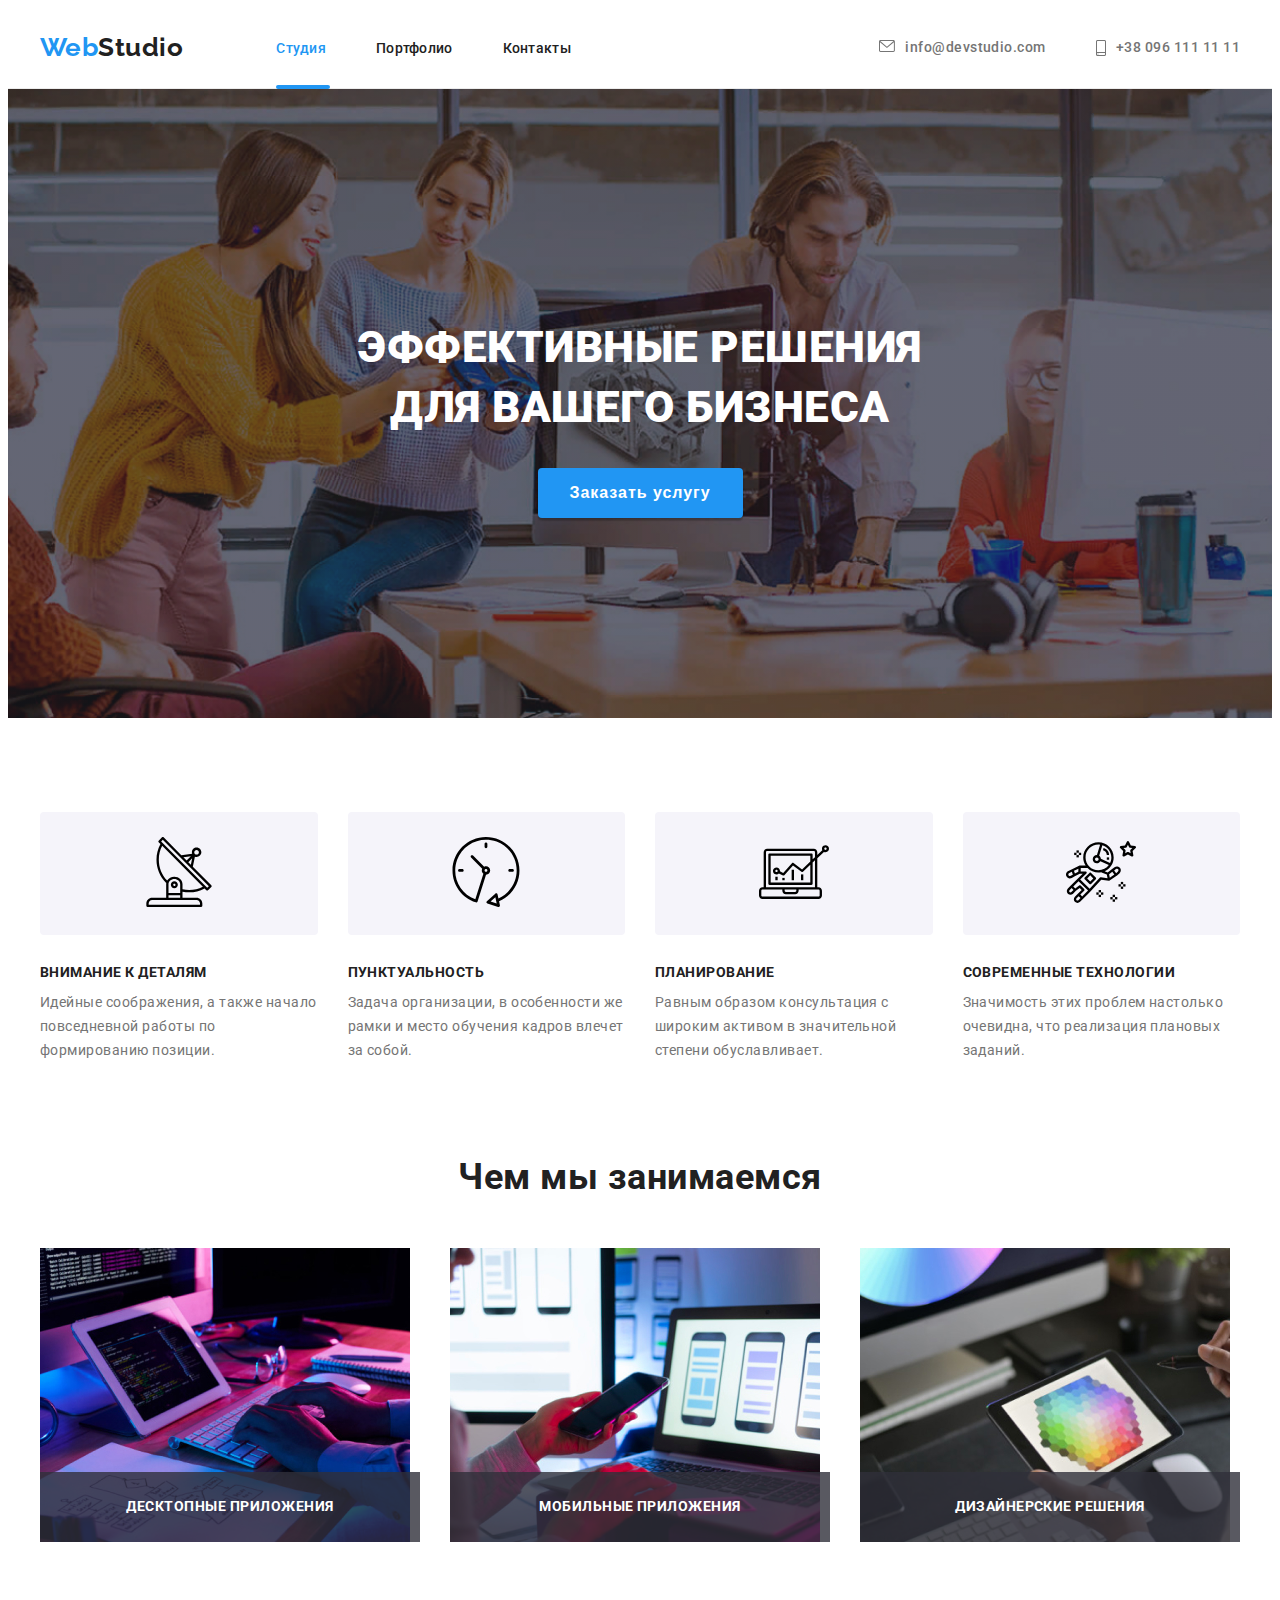
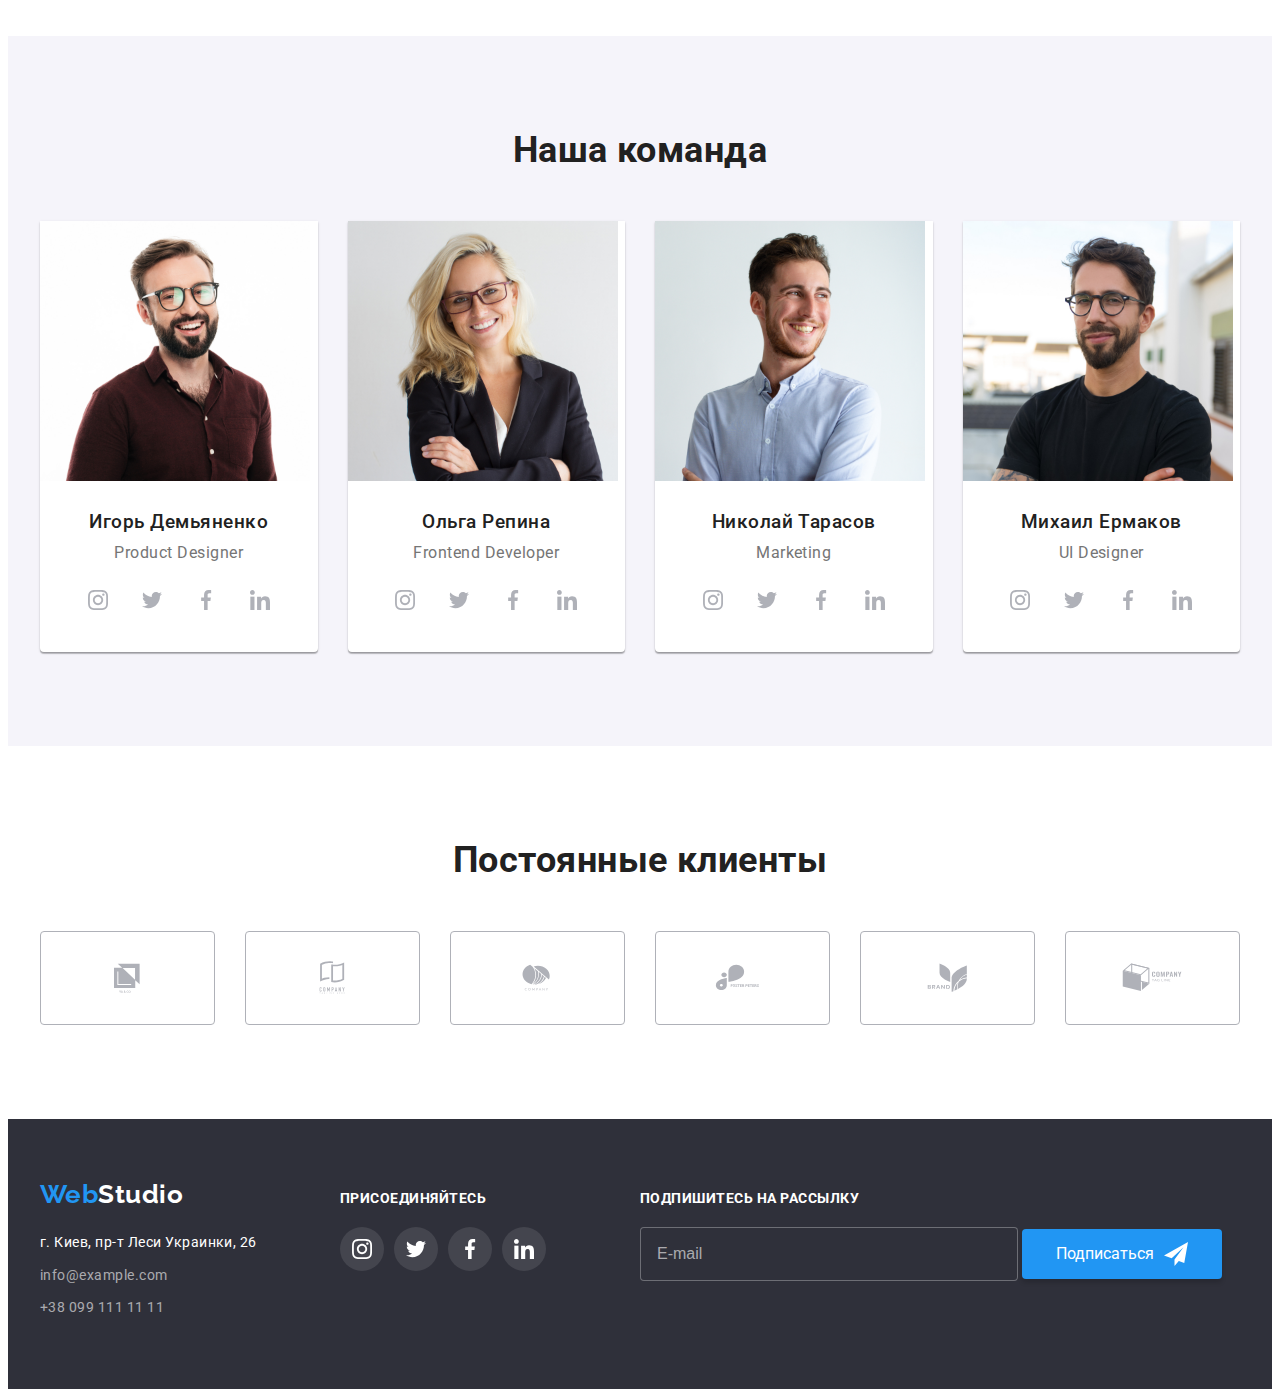
<file: index.html>
<!DOCTYPE html>
<html lang="rus">

<head>
    <meta charset="UTF-8" />
    <meta http-equiv="X-UA-Compatible" content="IE=edge" />
    <meta name="viewport" content="width=device-width, initial-scale=1.0" />
    <title>Студия</title>

    <link rel="preconnect" href="https://fonts.gstatic.com" />
    <link href="https://fonts.googleapis.com/css2?family=Raleway:wght@700&family=Roboto:wght@400;500;700;900&display=swap" rel="stylesheet" />
    <link rel="stylesheet" href="https://cdnjs.cloudflare.com/ajax/libs/modern-normalize/1.0.0/modern-normalize.min.css" integrity="sha512-ISS7cAi1PEhQ8jnbJpJZMd29NlhNj4AWYyLOSp2CE/CsHxTCu+r+t0D2yoJudVrd0/8fTVPUVDzY5Tvli75u/g==" crossorigin="anonymous" />

    <link rel="stylesheet" href="./css/style.css">
</head>

<body>
    <header class="site-header">
        <div class="container">
            <a href="./index.html" lang="en" class="logo"><span>Web</span>Studio</a>
            <nav>
                <ul class="nav-links list-none">
                    <li class="item">
                        <a href="./index.html" class="link current">Студия</a>
                    </li>
                    <li class="item">
                        <a href="./portfolio.html" class="link">Портфолио</a>
                    </li>
                    <li class="item"><a href="#" class="link">Контакты</a></li>
                </ul>
            </nav>
            <ul class="contact-header list-none">
                <li class="item">
                    <a href="mailto:info@devstudio.com" class="link">
                        <svg width="16" height="12" class="contact-icon">
                <use href="./icons/sprite.svg#icon-envelope"></use>
              </svg> info@devstudio.com
                    </a>
                </li>
                <li class="item">
                    <a href="tel:+380961111111" class="link">
                        <svg width="10" height="16" class="contact-icon">
                <use href="./icons/sprite.svg#icon-smartphone"></use>
              </svg> +38 096 111 11 11
                    </a>
                </li>
            </ul>
        </div>
    </header>
    <main>
        <section class="hero">
            <h1 class="hero-title">Эффективные решения для вашего бизнеса</h1>
            <button type="button" class="btn primary" data-modal-open>
          Заказать услугу
        </button>
        </section>
        <section class="features section">
            <div class="container">
                <h2 class="visually-hidden">Особенности</h2>
                <ul class="features-list list-none">
                    <li class="features-item">
                        <div class="icon-block">
                            <svg class="icon">
                  <use href="./icons/sprite.svg#icon-antenna"></use>
                </svg>
                        </div>
                        <h3 class="item-title">Внимание к деталям</h3>
                        <p class="item-info">
                            Идейные соображения, а также начало повседневной работы по формированию позиции.
                        </p>
                    </li>
                    <li class="features-item">
                        <div class="icon-block">
                            <svg class="icon">
                  <use href="./icons/sprite.svg#icon-clock"></use>
                </svg>
                        </div>
                        <h3 class="item-title">Пунктуальность</h3>
                        <p class="item-info">
                            Задача организации, в особенности же рамки и место обучения кадров влечет за собой.
                        </p>
                    </li>
                    <li class="features-item">
                        <div class="icon-block">
                            <svg class="icon">
                  <use href="./icons/sprite.svg#icon-diagram"></use>
                </svg>
                        </div>
                        <h3 class="item-title">Планирование</h3>
                        <p class="item-info">
                            Равным образом консультация с широким активом в значительной степени обуславливает.
                        </p>
                    </li>
                    <li class="features-item">
                        <div class="icon-block">
                            <svg class="icon">
                  <use href="./icons/sprite.svg#icon-astronaut"></use>
                </svg>
                        </div>
                        <h3 class="item-title">Современные технологии</h3>
                        <p class="item-info">
                            Значимость этих проблем настолько очевидна, что реализация плановых заданий.
                        </p>
                    </li>
                </ul>
            </div>
        </section>
        <section class="about section">
            <div class="container">
                <h2 class="section-title">Чем мы занимаемся</h2>
                <ul class="about-list list-none">
                    <li class="about-item">
                        <img src="./image/1/img1.jpg" alt="программирование" width="370" />
                        <h3 class="about-title">Десктопные приложения</h3>
                    </li>
                    <li class="about-item">
                        <img src="./image/1/img2.jpg" alt="тестирование" width="370" />
                        <h3 class="about-title">Мобильные приложения</h3>
                    </li>
                    <li class="about-item">
                        <img src="./image/1/img3.jpg" alt="дизайн" width="370" />
                        <h3 class="about-title">Дизайнерские решения</h3>
                    </li>
                </ul>
            </div>
        </section>
        <section class="team section">
            <div class="container">
                <h2 class="section-title">Наша команда</h2>
                <ul class="teammates-list list-none">
                    <li class="teammates-item">
                        <img img src="./image/1/card1.jpg" alt="Игорь Демьяненко" width="270" />
                        <div class="info">
                            <h3 class="teammate-name">Игорь Демьяненко</h3>
                            <p class="teammate-position">Product Designer</p>
                            <ul class="socials list-none">
                                <li class="item">
                                    <a class="link" href="#">
                                        <svg class="icon">
                        <use href="./icons/sprite.svg#icon-instagram"></use>
                      </svg>
                                    </a>
                                </li>
                                <li class="item">
                                    <a class="link" href="#">
                                        <svg class="icon">
                        <use href="./icons/sprite.svg#icon-twitter"></use>
                      </svg>
                                    </a>
                                </li>
                                <li class="item">
                                    <a class="link" href="#">
                                        <svg class="icon">
                        <use href="./icons/sprite.svg#icon-facebook"></use>
                      </svg>
                                    </a>
                                </li>
                                <li class="item">
                                    <a class="link" href="#">
                                        <svg class="icon">
                        <use href="./icons/sprite.svg#icon-linkedin"></use>
                      </svg>
                                    </a>
                                </li>
                            </ul>
                        </div>
                    </li>
                    <li class="teammates-item">
                        <img img src="./image/1/card2.jpg" alt="Ольга Репина" width="270" />
                        <div class="info">
                            <h3 class="teammate-name">Ольга Репина</h3>
                            <p class="teammate-position">Frontend Developer</p>
                            <ul class="socials list-none">
                                <li class="item">
                                    <a class="link" href="#">
                                        <svg class="icon">
                        <use href="./icons/sprite.svg#icon-instagram"></use>
                      </svg>
                                    </a>
                                </li>
                                <li class="item">
                                    <a class="link" href="#">
                                        <svg class="icon">
                        <use href="./icons/sprite.svg#icon-twitter"></use>
                      </svg>
                                    </a>
                                </li>
                                <li class="item">
                                    <a class="link" href="#">
                                        <svg class="icon">
                        <use href="./icons/sprite.svg#icon-facebook"></use>
                      </svg>
                                    </a>
                                </li>
                                <li class="item">
                                    <a class="link" href="#">
                                        <svg class="icon">
                        <use href="./icons/sprite.svg#icon-linkedin"></use>
                      </svg>
                                    </a>
                                </li>
                            </ul>
                        </div>
                    </li>
                    <li class="teammates-item">
                        <img img src="./image/1/card3.jpg" alt="Николай Тарасов" width="270" />
                        <div class="info">
                            <h3 class="teammate-name">Николай Тарасов</h3>
                            <p class="teammate-position">Marketing</p>
                            <ul class="socials list-none">
                                <li class="item">
                                    <a class="link" href="#">
                                        <svg class="icon">
                        <use href="./icons/sprite.svg#icon-instagram"></use>
                      </svg>
                                    </a>
                                </li>
                                <li class="item">
                                    <a class="link" href="#">
                                        <svg class="icon">
                        <use href="./icons/sprite.svg#icon-twitter"></use>
                      </svg>
                                    </a>
                                </li>
                                <li class="item">
                                    <a class="link" href="#">
                                        <svg class="icon">
                        <use href="./icons/sprite.svg#icon-facebook"></use>
                      </svg>
                                    </a>
                                </li>
                                <li class="item">
                                    <a class="link" href="#">
                                        <svg class="icon">
                        <use href="./icons/sprite.svg#icon-linkedin"></use>
                      </svg>
                                    </a>
                                </li>
                            </ul>
                        </div>
                    </li>
                    <li class="teammates-item">
                        <img img src="./image/1/card4.jpg" alt="Михаил Ермаков" width="270" />
                        <div class="info">
                            <h3 class="teammate-name">Михаил Ермаков</h3>
                            <p class="teammate-position">UI Designer</p>
                            <ul class="socials list-none">
                                <li class="item">
                                    <a class="link" href="#">
                                        <svg class="icon">
                        <use href="./icons/sprite.svg#icon-instagram"></use>
                      </svg>
                                    </a>
                                </li>
                                <li class="item">
                                    <a class="link" href="#">
                                        <svg class="icon">
                        <use href="./icons/sprite.svg#icon-twitter"></use>
                      </svg>
                                    </a>
                                </li>
                                <li class="item">
                                    <a class="link" href="#">
                                        <svg class="icon">
                        <use href="./icons/sprite.svg#icon-facebook"></use>
                      </svg>
                                    </a>
                                </li>
                                <li class="item">
                                    <a class="link" href="#">
                                        <svg class="icon">
                        <use href="./icons/sprite.svg#icon-linkedin"></use>
                      </svg>
                                    </a>
                                </li>
                            </ul>
                        </div>
                    </li>
                </ul>
            </div>
        </section>
        <section class="section">
            <div class="container">
                <h2 class="section-title">Постоянные клиенты</h2>
                <ul class="clients-list list-none">
                    <li class="item">
                        <a href="#" class="link">
                            <svg width="106" height="60" class="icon">
                  <use href="./icons/sprite.svg#icon-client"></use>
                </svg>
                        </a>
                    </li>
                    <li class="item">
                        <a href="#" class="link">
                            <svg width="106" height="60" class="icon">
                  <use href="./icons/sprite.svg#icon-client2"></use>
                </svg>
                        </a>
                    </li>
                    <li class="item">
                        <a href="#" class="link">
                            <svg width="106" height="60" class="icon">
                  <use href="./icons/sprite.svg#icon-client3"></use>
                </svg>
                        </a>
                    </li>
                    <li class="item">
                        <a href="#" class="link">
                            <svg width="106" height="60" class="icon">
                  <use href="./icons/sprite.svg#icon-client4"></use>
                </svg>
                        </a>
                    </li>
                    <li class="item">
                        <a href="#" class="link">
                            <svg width="106" height="60" class="icon">
                  <use href="./icons/sprite.svg#icon-client5"></use>
                </svg>
                        </a>
                    </li>
                    <li class="item">
                        <a href="#" class="link">
                            <svg width="106" height="60" class="icon">
                  <use href="./icons/sprite.svg#icon-client6"></use>
                </svg>
                        </a>
                    </li>
                </ul>
            </div>
        </section>
    </main>
    <footer class="site-footer">
        <div class="container">
            <div class="contact-footer footer-block">
                <a href="./index.html" lang="en" class="logo"><span>Web</span>Studio</a
          >
          <address class="site-address">
            <ul class="contact-footer list-none">
              <li class="item">
                <a
                  href="https://goo.gl/maps/xm7McBDJ6hVbXLt16"
                  target="_blank"
                  rel="noopener noreferrer"
                  class="address-info link"
                  >г. Киев, пр-т Леси Украинки, 26</a
                >
              </li>
              <li class="item">
                <a href="mailto:info@example.com" class="link"
                  >info@example.com</a
                >
              </li>
              <li class="item">
                <a href="tel:+380991111111" class="link">+38 099 111 11 11</a>
                </li>
                </ul>
                </address>
            </div>
            <div class="socials-footer footer-block">
                <h2 class="socials-title">Присоединяйтесь</h2>
                <ul class="socials list-none">
                    <li class="item">
                        <a class="link" href="#">
                            <svg class="icon">
                  <use href="./icons/sprite.svg#icon-instagram"></use>
                </svg>
                        </a>
                    </li>
                    <li class="item">
                        <a class="link" href="#">
                            <svg class="icon">
                  <use href="./icons/sprite.svg#icon-twitter"></use>
                </svg>
                        </a>
                    </li>
                    <li class="item">
                        <a class="link" href="#">
                            <svg class="icon">
                  <use href="./icons/sprite.svg#icon-facebook"></use>
                </svg>
                        </a>
                    </li>
                    <li class="item">
                        <a class="link" href="#">
                            <svg class="icon">
                  <use href="./icons/sprite.svg#icon-linkedin"></use>
                </svg>
                        </a>
                    </li>
                </ul>
            </div>
            <div class="footer-subscription-block">
                <label class="footer-subscription">
                <h2 class="footer-subscription-title">Подпишитесь на рассылку</h2>
                <input class="footer-subscription-input" type="text" placeholder="E-mail">
                <button class="footer-subscription-btn">Подписаться                     
                    <svg class="icon">
                        <use href="./icons/sprite.svg#icon-telegram"></use>
                    </svg>
                </button>
            </label>
            </div>
        </div>
    </footer>
    <div class="backdrop is-hidden" data-modal>
        <div class="modal">
            <button class="close-btn" data-modal-close>
          <svg class="icon">
            <use href="./icons/sprite.svg#icon-modal-close"></use>
          </svg>
        </button>
            <h3 class="modal-text">
                Оставьте свои данные мы вам перезвоним
            </h3>
            <form action="" class="modal-form" name="user-data">
                <label class="modal-label">
                  <span class="label">Имя</span>
                  <input class="modal-input-text" name="name" type="text" required />
                  <svg width="12" height="12" class="modal-input-icon" >
                    <use  href="./icons/sprite.svg#icon-people" ></use>
                  </svg>
                </label>
                <label class="modal-label">
                  <span class="label">Телефон</span>
                  <input class="modal-input-text" name="telephone" type="tel" required />
                  <svg width="13" height="13" class="modal-input-icon">
                    <use href="./icons/sprite.svg#icon-phone"></use>
                  </svg>
                </label>
                <label class="modal-label">
                  <span class="label">Почта</span>
                  <input class="modal-input-text" name="email" type="email" required />
                  <svg  width="12" height="15" class="modal-input-icon">
                    <use href="./icons/sprite.svg#icon-envelope-black"></use>
                  </svg>
                </label>
                <label class="modal-label">
                  <span class="label">Комментарий</span>
                  <textarea
                    class="comment"
                    name="comment"
                    placeholder="Введите текст"
                  ></textarea>
                </label>
                <label class="modal-label modal-label-accept">
                  <input class="modal-input-checkbox" type="checkbox" required />
                  <span class="custom-checkbox">
                    <svg  width="16" height="15" class="accept-checkbox-icon">
                      <use href="./icons/sprite.svg#icon-accept-icon"></use>
                    </svg>
                  </span>
                  <span class="accept-title">
                    Соглашаюсь с рассылкой и принимаю
                    <a href="#">Условия договора</a>
                  </span>
                </label>
                <button class="btn modal-btn" type="submit">Отправить</button>
            </form>
        </div>
    </div>

    <script src="./js/modal.js"></script>
</body>

</html>
</file>
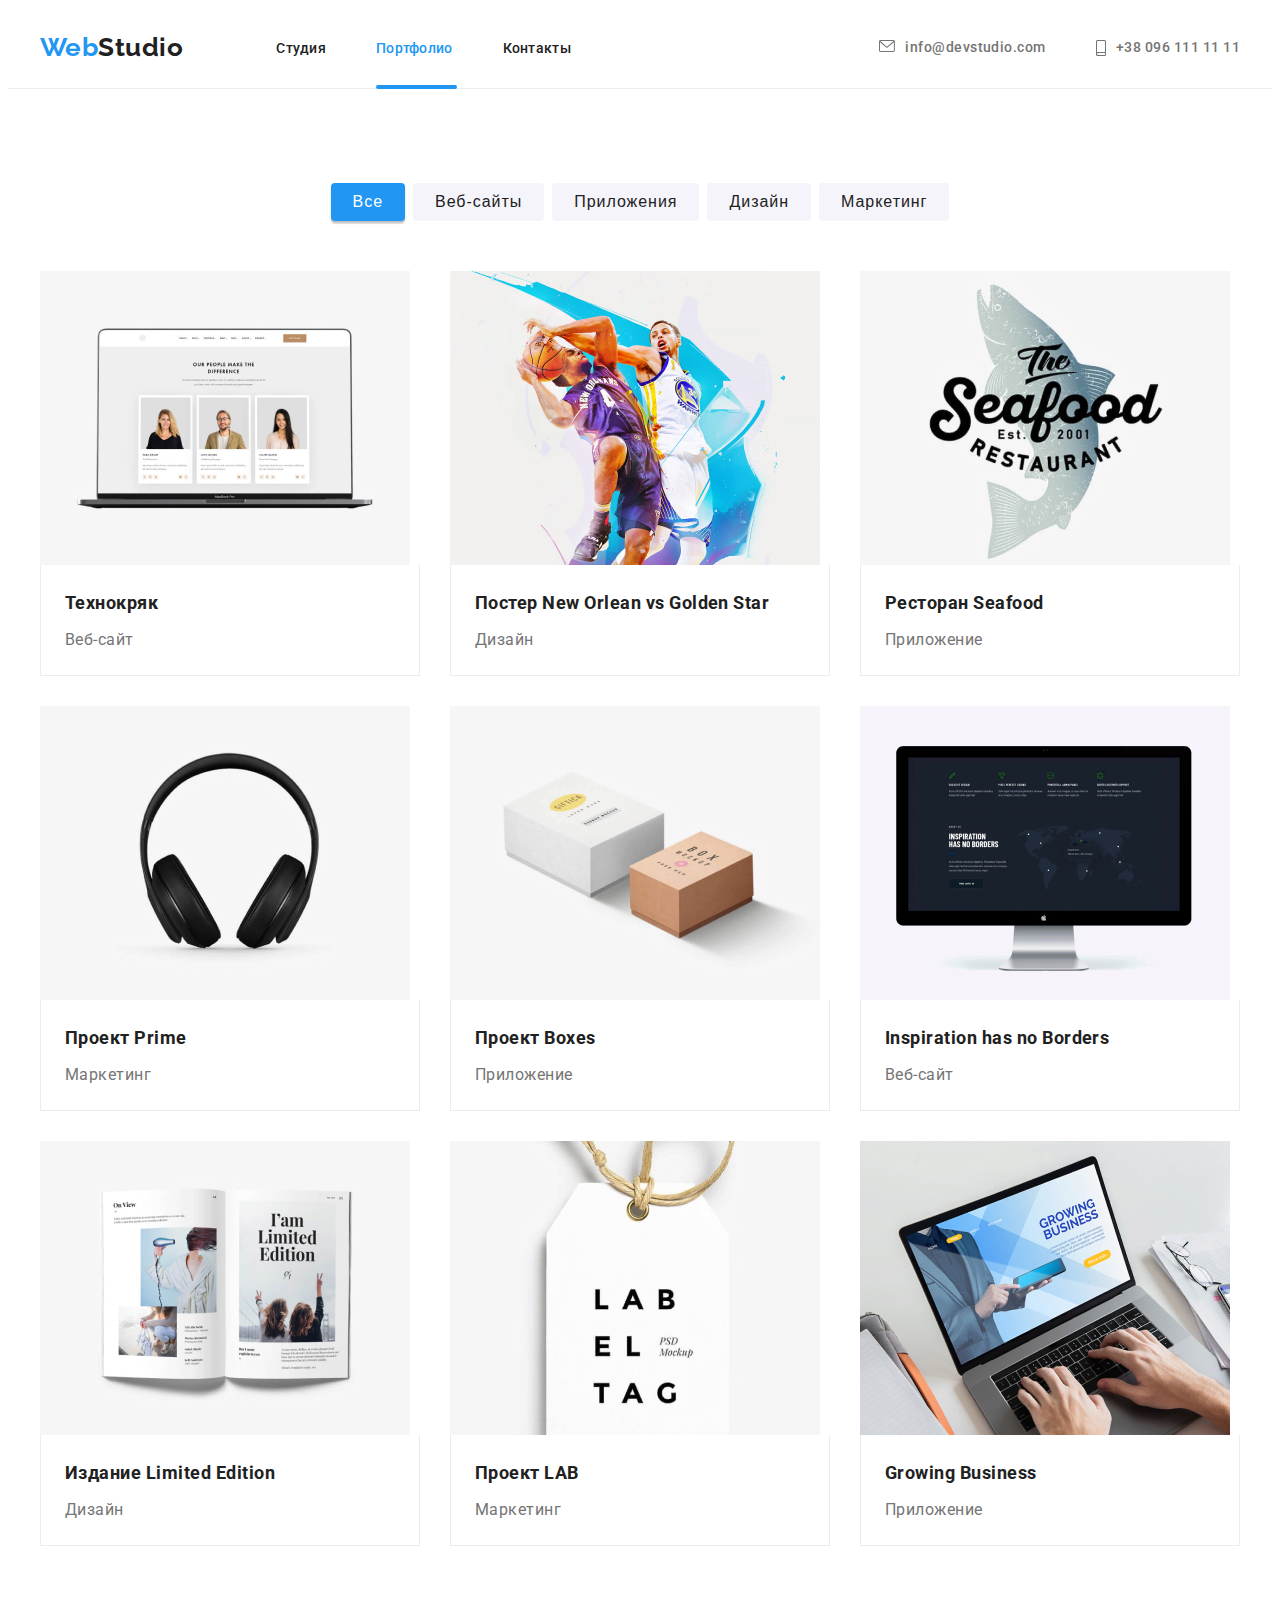
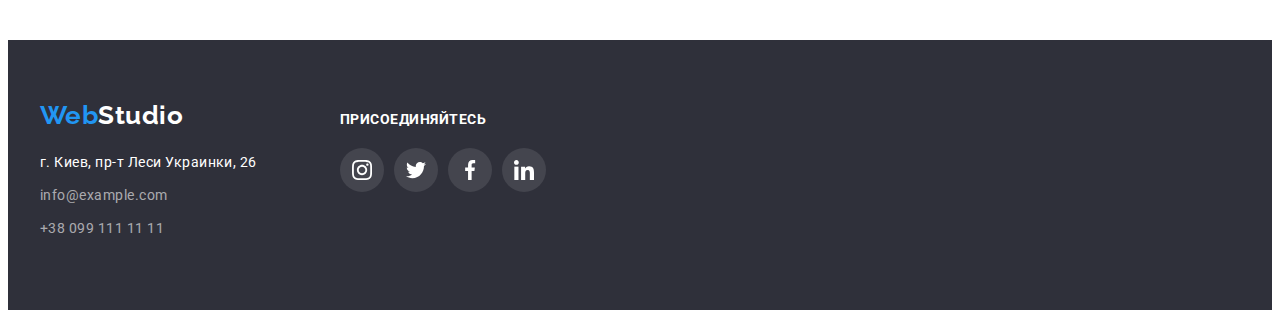
<file: portfolio.html>
<!DOCTYPE html>
<html lang="ru">

<head>
    <meta charset="UTF-8" />
    <meta http-equiv="X-UA-Compatible" content="IE=edge" />
    <meta name="viewport" content="width=device-width, initial-scale=1.0" />
    <title>Портфолио</title>

    <link rel="preconnect" href="https://fonts.gstatic.com" />
    <link href="https://fonts.googleapis.com/css2?family=Raleway:wght@700&family=Roboto:wght@400;500;700;900&display=swap" rel="stylesheet" />
    <link rel="stylesheet" href="https://cdnjs.cloudflare.com/ajax/libs/modern-normalize/1.0.0/modern-normalize.min.css" integrity="sha512-ISS7cAi1PEhQ8jnbJpJZMd29NlhNj4AWYyLOSp2CE/CsHxTCu+r+t0D2yoJudVrd0/8fTVPUVDzY5Tvli75u/g==" crossorigin="anonymous" />

    <link rel="stylesheet" href="./css/style.css">
</head>

<body>
    <header class="site-header">
        <div class="container">
            <a href="./index.html" lang="en" class="logo"><span>Web</span>Studio</a>
            <nav>
                <ul class="nav-links list-none">
                    <li class="item">
                        <a href="./index.html" class="link ">Студия</a>
                    </li>
                    <li class="item">
                        <a href="./portfolio.html" class="link current">Портфолио</a>
                    </li>
                    <li class="item"><a href="#" class="link">Контакты</a></li>
                </ul>
            </nav>
            <ul class="contact-header list-none">
                <li class="item">
                    <a href="mailto:info@devstudio.com" class="link">
                        <svg width="16" height="12" class="contact-icon">
                <use href="./icons/sprite.svg#icon-envelope"></use>
              </svg> info@devstudio.com
                    </a>
                </li>
                <li class="item">
                    <a href="tel:+380961111111" class="link">
                        <svg width="10" height="16" class="contact-icon">
                <use href="./icons/sprite.svg#icon-smartphone"></use>
              </svg> +38 096 111 11 11
                    </a>
                </li>
            </ul>
        </div>
    </header>
    <main>
        <section class="section">
            <div class="container">
                <h1 class="visually-hidden">Портфолио</h1>
                <ul class="filters list-none">
                    <li class="item">
                        <button type="button" class="btn primary">Все</button>
                    </li>
                    <li class="item">
                        <button type="button" class="btn">Веб-сайты</button>
                    </li>
                    <li class="item">
                        <button type="button" class="btn">Приложения</button>
                    </li>
                    <li class="item">
                        <button type="button" class="btn">Дизайн</button>
                    </li>
                    <li class="item">
                        <button type="button" class="btn">Маркетинг</button>
                    </li>
                </ul>
                <ul class="projects-list list-none">
                    <li class="projects-item">
                        <a class="link" href="#">
                            <div class="wrap">
                                <img src="./image/portfolio/img1.jpg" alt="Ноутбук" width="370" />

                                <p class="img-text">
                                    Технокряк это современная площадка распространения коронавируса. Компании используют эту платформу для цифрового шпионажа и атак на защищённые сервера конкурентов.
                                </p>
                            </div>
                            <div class="text">
                                <h2 class="project-title">Технокряк</h2>
                                <p class="project-type">Веб-сайт</p>
                            </div>
                        </a>
                    </li>
                    <li class="projects-item">
                        <a class="link" href="#">
                            <div class="wrap">
                                <img src="./image/portfolio/img2.jpg" alt="Дизайн постера" width="370" />
                                <p class="img-text">
                                    Технокряк это современная площадка распространения коронавируса. Компании используют эту платформу для цифрового шпионажа и атак на защищённые сервера конкурентов.
                                </p>
                            </div>
                            <div class="text">
                                <h2 class="project-title">
                                    Постер New Orlean vs Golden Star
                                </h2>
                                <p class="project-type">Дизайн</p>
                            </div>
                        </a>
                    </li>
                    <li class="projects-item">
                        <a class="link" href="#">
                            <div class="wrap">
                                <img src="./image/portfolio/img3.jpg" alt="Логотип ресторана" width="370" />
                                <p class="img-text">
                                    Технокряк это современная площадка распространения коронавируса. Компании используют эту платформу для цифрового шпионажа и атак на защищённые сервера конкурентов.
                                </p>
                            </div>
                            <div class="text">
                                <h2 class="project-title">Ресторан Seafood</h2>
                                <p class="project-type">Приложение</p>
                            </div>
                        </a>
                    </li>
                    <li class="projects-item">
                        <a class="link" href="#">
                            <div class="wrap">
                                <img src="./image/portfolio/img4.jpg" alt="Наушники" width="370" />
                                <p class="img-text">
                                    Технокряк это современная площадка распространения коронавируса. Компании используют эту платформу для цифрового шпионажа и атак на защищённые сервера конкурентов.
                                </p>
                            </div>
                            <div class="text">
                                <h2 class="project-title">Проект Prime</h2>
                                <p class="project-type">Маркетинг</p>
                            </div>
                        </a>
                    </li>
                    <li class="projects-item">
                        <a class="link" href="#">
                            <div class="wrap">
                                <img src="./image/portfolio/img5.jpg" alt="Коробки" width="370" />
                                <p class="img-text">
                                    Технокряк это современная площадка распространения коронавируса. Компании используют эту платформу для цифрового шпионажа и атак на защищённые сервера конкурентов.
                                </p>
                            </div>
                            <div class="text">
                                <h2 class="project-title">Проект Boxes</h2>
                                <p class="project-type">Приложение</p>
                            </div>
                        </a>
                    </li>
                    <li class="projects-item">
                        <a class="link" href="#">
                            <div class="wrap">
                                <img src="./image/portfolio/img6.jpg" alt="Веб-сайт" width="370" />
                                <p class="img-text">
                                    Технокряк это современная площадка распространения коронавируса. Компании используют эту платформу для цифрового шпионажа и атак на защищённые сервера конкурентов.
                                </p>
                            </div>
                            <div class="text">
                                <h2 class="project-title">Inspiration has no Borders</h2>
                                <p class="project-type">Веб-сайт</p>
                            </div>
                        </a>
                    </li>
                    <li class="projects-item">
                        <a class="link" href="#">
                            <div class="wrap">
                                <img src="./image/portfolio/img7.jpg" alt="Журнал" width="370" />
                                <p class="img-text">
                                    Технокряк это современная площадка распространения коронавируса. Компании используют эту платформу для цифрового шпионажа и атак на защищённые сервера конкурентов.
                                </p>
                            </div>
                            <div class="text">
                                <h2 class="project-title">Издание Limited Edition</h2>
                                <p class="project-type">Дизайн</p>
                            </div>
                        </a>
                    </li>
                    <li class="projects-item">
                        <a class="link" href="#">
                            <div class="wrap">
                                <img src="./image/portfolio/img8.jpg" alt="Этикетка" width="370" />
                                <p class="img-text">
                                    Технокряк это современная площадка распространения коронавируса. Компании используют эту платформу для цифрового шпионажа и атак на защищённые сервера конкурентов.
                                </p>
                            </div>
                            <div class="text">
                                <h2 class="project-title">Проект LAB</h2>
                                <p class="project-type">Маркетинг</p>
                            </div>
                        </a>
                    </li>
                    <li class="projects-item">
                        <a class="link" href="#">
                            <div class="wrap">
                                <img src="./image/portfolio/img9.jpg" alt="Ноутбук" width="370" />
                                <p class="img-text">
                                    Технокряк это современная площадка распространения коронавируса. Компании используют эту платформу для цифрового шпионажа и атак на защищённые сервера конкурентов.
                                </p>
                            </div>
                            <div class="text">
                                <h2 class="project-title">Growing Business</h2>
                                <p class="project-type">Приложение</p>
                            </div>
                        </a>
                    </li>
                </ul>
            </div>
        </section>
    </main>
    <footer class="site-footer">
        <div class="container">
            <div class="contact-footer footer-block">
                <a href="./index.html" lang="en" class="logo"><span>Web</span>Studio</a
          >
          <address class="site-address">
            <ul class="contact-footer list-none">
              <li class="item">
                <a
                  href="https://goo.gl/maps/xm7McBDJ6hVbXLt16"
                  target="_blank"
                  rel="noopener noreferrer"
                  class="address-info link"
                  >г. Киев, пр-т Леси Украинки, 26</a
                >
              </li>
              <li class="item">
                <a href="mailto:info@example.com" class="link"
                  >info@example.com</a
                >
              </li>
              <li class="item">
                <a href="tel:+380991111111" class="link">+38 099 111 11 11</a>
                </li>
                </ul>
                </address>
            </div>
            <div class="socials-footer footer-block">
                <h2 class="socials-title">Присоединяйтесь</h2>
                <ul class="socials list-none">
                    <li class="item">
                        <a class="link" href="#">
                            <svg class="icon">
                  <use href="./icons/sprite.svg#icon-instagram"></use>
                </svg>
                        </a>
                    </li>
                    <li class="item">
                        <a class="link" href="#">
                            <svg class="icon">
                  <use href="./icons/sprite.svg#icon-twitter"></use>
                </svg>
                        </a>
                    </li>
                    <li class="item">
                        <a class="link" href="#">
                            <svg class="icon">
                  <use href="./icons/sprite.svg#icon-facebook"></use>
                </svg>
                        </a>
                    </li>
                    <li class="item">
                        <a class="link" href="#">
                            <svg class="icon">
                  <use href="./icons/sprite.svg#icon-linkedin"></use>
                </svg>
                        </a>
                    </li>
                </ul>
            </div>
        </div>
    </footer>
</body>

</html>
</file>
<file: css/style.css>
:root {
    --primary-text-color: #757575;
    --title-text-color: #212121;
    --accent-color: #2196f3;
    --white-color: #ffffff;
    --secondary-bg-color: #f5f4fa;
    --dark-bg-color: #2f303a;
    --hero-overlay-color: rgba(47, 48, 58, 0.4);
    --footer-contact-color: rgba(255, 255, 255, 0.6);
    --icon-color: #afb1b8;
    --socials-bg-footer-color: rgba(255, 255, 255, 0.1);
    --about-title-bg-color: rgba(47, 48, 58, 0.8);
    --shadow-btn: 0px 3px 1px rgba(0, 0, 0, 0.1), 0px 1px 2px rgba(0, 0, 0, 0.08), 0px 2px 2px rgba(0, 0, 0, 0.12);
    --shadow-teammates-card: 0px 1px 3px rgba(0, 0, 0, 0.12), 0px 1px 1px rgba(0, 0, 0, 0.14), 0px 2px 1px rgba(0, 0, 0, 0.2);
    --shadow-projects-hover: 0px 1px 1px rgba(0, 0, 0, 0.12), 0px 4px 4px rgba(0, 0, 0, 0.06), 1px 4px 6px rgba(0, 0, 0, 0.16);
    --projects-border: 1px solid #ececec;
    --content-width: 1200px;
    --card-magrin: 30px;
    --transition-param: 250ms cubic-bezier(0.4, 0, 0.2, 1);
}

body {
    background-color: var(--white-color);
    color: var(--primary-text-color);
    font-family: "Roboto", sans-serif;
    letter-spacing: 0.03em;
}

img {
    display: block;
    max-width: 100%;
    height: auto;
}

.visually-hidden {
    position: absolute !important;
    clip: rect(1px 1px 1px 1px);
    clip: rect(1px, 1px, 1px, 1px);
    padding: 0 !important;
    border: 0 !important;
    height: 1px !important;
    width: 1px !important;
    overflow: hidden;
}

.list-none {
    list-style: none;
    padding: 0;
    margin: 0;
}

.link {
    text-decoration: none;
    transition: color var(--transition-param), background-color var(--transition-param);
}

.section {
    padding-top: 94px;
    padding-bottom: 94px;
}

.section-title {
    margin-top: 0;
    margin-bottom: 50px;
    text-align: center;
    color: var(--title-text-color);
    font-size: 36px;
    font-weight: 700;
    line-height: 1.14;
}

.container {
    max-width: var(--content-width);
    margin: 0 auto;
    padding-left: 15px;
    padding-right: 15px;
}


/* Buttons */

.btn {
    padding: 10px 32px;
    border: none;
    border-radius: 4px;
    background-color: var(--secondary-bg-color);
    color: var(--title-text-color);
    font-size: 16px;
    font-weight: 700;
    letter-spacing: 0.06em;
    line-height: 1.86;
    cursor: pointer;
    box-shadow: 0px 0px 0px rgba(0, 0, 0, 0.1), 0px 0px 0px rgba(0, 0, 0, 0.08), 0px 0px 0px rgba(0, 0, 0, 0.12);
    transition: background-color var(--transition-param), color var(--transition-param), box-shadow var(--transition-param);
}

.btn:hover,
.btn:focus,
.btn.primary {
    background-color: var(--accent-color);
    color: var(--white-color);
    box-shadow: var(--shadow-btn);
}

.socials {
    display: flex;
}

.socials .item:not(:last-child) {
    margin-right: 10px;
}

.socials .link {
    display: flex;
    padding: 12px;
    border-radius: 50%;
}

.socials .icon {
    width: 20px;
    height: 20px;
    fill: currentColor;
}


/* Header */

.site-header {
    font-size: 14px;
    font-weight: 500;
    border-bottom: var(--projects-border);
}

.site-header>.container {
    display: flex;
    align-items: center;
}

.site-header nav {
    display: flex;
    align-items: center;
}

.logo {
    margin-right: 93px;
    color: var(--title-text-color);
    font-family: "Raleway", sans-serif;
    font-weight: 700;
    font-size: 26px;
    text-decoration: none;
    line-height: 1.2;
}

.logo>span {
    color: var(--accent-color);
}

.nav-links {
    display: flex;
}

.nav-links>.item:not(:last-child) {
    margin-right: 50px;
}

.nav-links .link {
    position: relative;
    display: block;
    padding-top: 32px;
    padding-bottom: 32px;
    color: var(--title-text-color);
    letter-spacing: 0.02em;
}

.contact-header {
    display: flex;
    margin-left: auto;
}

.contact-header>.item {
    color: var(--primary-text-color);
}

.contact-header>.item:not(:last-child) {
    margin-right: 50px;
}

.contact-header .contact-icon {
    margin-right: 10px;
    fill: currentColor;
}

.contact-header .link {
    display: flex;
    color: var(--primary-text-color);
    line-height: 1.14;
}

.nav-links .link:hover,
.nav-links .link:focus,
.contact-header .link:hover,
.contact-header .link:focus,
.link.current {
    color: var(--accent-color);
}

.link.current::after {
    content: "";
    position: absolute;
    bottom: -1px;
    width: 100%;
    display: block;
    border: 2px solid var(--accent-color);
    border-radius: 2px;
}


/* Hero */

.hero {
    max-width: 1600px;
    margin-left: auto;
    margin-right: auto;
    padding-top: 200px;
    padding-bottom: 200px;
    background-image: linear-gradient(rgba(47, 48, 58, 0.4), rgba(47, 48, 58, 0.4)), url(../image/1/bgcmain.jpg);
    background-position: center;
    background-size: cover;
    text-align: center;
}

.hero .hero-title {
    margin-left: auto;
    margin-right: auto;
    margin-bottom: 30px;
    max-width: 650px;
    font-size: 44px;
    font-weight: 900;
    line-height: 1.36;
    color: var(--white-color);
    text-transform: uppercase;
}


/* Features */

.features {
    font-size: 14px;
}

.features-list {
    display: flex;
    flex-wrap: wrap;
    margin-left: calc(-1 * var(--card-magrin));
    margin-top: calc(-1 * var(--card-magrin));
}

.features-list .features-item {
    flex-basis: calc(100% / 4 - var(--card-magrin));
    margin-left: var(--card-magrin);
    margin-top: var(--card-magrin);
}

.features-list .icon-block {
    border-radius: 4px;
    padding-top: 25px;
    padding-bottom: 25px;
    margin-bottom: 30px;
    text-align: center;
    background-color: var(--secondary-bg-color);
}

.features-list .icon {
    width: 70px;
    height: 70px;
}

.features-list .item-title {
    margin-top: 0;
    margin-bottom: 10px;
    color: var(--title-text-color);
    font-size: 14px;
    text-transform: uppercase;
    font-weight: 700;
    line-height: 1.14;
}

.features-list .item-info {
    margin: 0;
    line-height: 1.71;
}


/* About */

.about {
    padding-top: 0;
}

.about-list {
    display: flex;
    flex-wrap: wrap;
    margin-left: calc(-1 * var(--card-magrin));
    margin-top: calc(-1 * var(--card-magrin));
}

.about-list .about-item {
    position: relative;
    flex-basis: calc(100% / 3 - var(--card-magrin));
    margin-left: var(--card-magrin);
    margin-top: var(--card-magrin);
}

.about .about-title {
    position: absolute;
    width: 100%;
    bottom: 0;
    left: 0;
    margin: 0;
    padding-top: 27px;
    padding-bottom: 27px;
    font-size: 14px;
    line-height: 1.14;
    text-transform: uppercase;
    text-align: center;
    color: var(--white-color);
    background-color: var(--about-title-bg-color);
}


/* Team */

.team {
    background-color: var(--secondary-bg-color);
    font-size: 16px;
    line-height: 1.2;
}

.teammates-list {
    display: flex;
    flex-wrap: wrap;
    margin-left: calc(-1 * var(--card-magrin));
    margin-top: calc(-1 * var(--card-magrin));
}

.team .teammates-item {
    flex-basis: calc(100% / 4 - var(--card-magrin));
    margin-left: var(--card-magrin);
    margin-top: var(--card-magrin);
    border-radius: 0px 0px 4px 4px;
    box-shadow: var(--shadow-teammates-card);
    background-color: var(--white-color);
}

.teammates-item .info {
    padding-top: 30px;
    padding-bottom: 30px;
    text-align: center;
}

.team .teammate-name {
    margin-top: 0;
    margin-bottom: 10px;
    font-weight: 500;
    color: var(--title-text-color);
}

.team .teammate-position {
    margin: 0;
    margin-bottom: 16px;
}

.team .socials {
    justify-content: center;
}

.team .link {
    color: var(--icon-color);
}

.team .link:hover,
.team .link:focus {
    background-color: var(--accent-color);
    color: var(--white-color);
}


/* Clients */

.clients-list {
    display: flex;
    flex-wrap: wrap;
    margin-left: calc(-1 * var(--card-magrin));
    margin-top: calc(-1 * var(--card-magrin));
}

.clients-list .item {
    flex-basis: calc(100% / 6 - var(--card-magrin));
    margin-top: var(--card-magrin);
    margin-left: var(--card-magrin);
}

.clients-list .link {
    display: flex;
    height: 92px;
    border: 1px solid var(--icon-color);
    border-radius: 4px;
    justify-content: center;
    align-items: center;
    color: var(--icon-color);
    transition: color var(--transition-param), border-color var(--transition-param);
}

.clients-list .link:hover,
.clients-list .link:focus {
    border-color: var(--accent-color);
}

.clients-list .link:hover,
.clients-list .link:focus {
    color: var(--accent-color);
}

.clients-list .icon {
    /* width: 106px;
    height: 60px; */
    fill: currentColor;
}


/* Projects */

.filters {
    display: flex;
    justify-content: center;
    margin-bottom: 50px;
}

.filters .item:not(:last-child) {
    margin-right: 8px;
}

.filters .btn {
    font-weight: 500;
    line-height: 1.6;
    padding: 6px 22px;
}

.projects-list {
    display: flex;
    flex-wrap: wrap;
    margin-left: calc(-1 * var(--card-magrin));
    margin-top: calc(-1 * var(--card-magrin));
}

.projects-item {
    flex-basis: calc(100% / 3 - var(--card-magrin));
    margin-left: var(--card-magrin);
    margin-top: var(--card-magrin);
}

.projects-item .link {
    display: block;
    box-shadow: 0px 0px 0px rgba(0, 0, 0, 0.12), 0px 0px 0px rgba(0, 0, 0, 0.06), 0px 0px 0px rgba(0, 0, 0, 0.16);
    transition: box-shadow var(--transition-param);
}

.projects-item .link:hover,
.projects-item .link:focus {
    box-shadow: var(--shadow-projects-hover);
}

.projects-item .link:hover .img-text,
.projects-item .link:focus .img-text {
    transform: translateY(-100%);
}

.projects-item .wrap {
    position: relative;
    overflow: hidden;
}

.projects-item .img-text {
    position: absolute;
    top: 100%;
    left: 0;
    width: 100%;
    height: 100%;
    margin: 0;
    padding: 63px 24px;
    font-size: 18px;
    line-height: 1.56;
    color: var(--white-color);
    background-color: rgba(33, 150, 243, 0.9);
    transform: translateY(0);
    transition: transform var(--transition-param);
}

.projects-item .text {
    padding: 20px 24px;
    border-right: var(--projects-border);
    border-bottom: var(--projects-border);
    border-left: var(--projects-border);
}

.project-title {
    margin-top: 0;
    margin-bottom: 4px;
    font-size: 18px;
    line-height: 2;
    color: var(--title-text-color);
}

.project-type {
    margin: 0;
    color: var(--primary-text-color);
    font-size: 16px;
    line-height: 1.88;
}


/* Footer */

.site-footer {
    padding-top: 60px;
    padding-bottom: 60px;
    background-color: var(--dark-bg-color);
    line-height: 1.71;
    color: var(--white-color);
}

.site-footer .container {
    display: flex;
    flex-wrap: wrap;
}

.footer-block {
    flex-basis: calc(100% / 4 - var(--card-magrin));
    margin-right: var(--card-magrin);
}

.site-footer .logo {
    margin-bottom: 20px;
    display: block;
    color: var(--white-color);
}

.site-footer .site-address {
    font-style: normal;
    font-size: 14px;
}

.contact-footer .item {
    margin-bottom: 9px;
}

.contact-footer .link {
    color: var(--footer-contact-color);
}

.address-info.link {
    color: var(--white-color);
}

.contact-footer .link:hover,
.contact-footer .link:focus,
.address-text:hover,
.address-text:focus {
    color: var(--accent-color);
}

.socials-footer {
    padding-top: 12px;
}

.socials-footer .socials-title {
    margin-top: 0;
    margin-bottom: 20px;
    color: var(--white-color);
    font-size: 14px;
    line-height: 1.14;
    text-transform: uppercase;
}

.socials-footer .link {
    color: var(--white-color);
    background-color: var(--socials-bg-footer-color);
}

.socials-footer .link:hover,
.socials-footer .link:focus {
    background-color: var(--accent-color);
}

.footer-subscription-block {
    display: flex;
    padding-top: 12px;
}

.footer-subscription {
    align-items: center;
    justify-content: center;
}

.footer-subscription-title {
    font-family: "Roboto", sans-serif;
    font-weight: 700;
    margin-top: 0;
    margin-bottom: 20px;
    color: var(--white-color);
    font-size: 14px;
    line-height: 1.14;
    text-transform: uppercase;
}

.footer-subscription-input {
    background-color: var(--dark-bg-color);
    width: 358px;
    height: 50px;
    border: 1px solid rgba(255, 255, 255, 0.3);
    border-radius: 4px;
    color: white;
    padding-left: 16px;
}

::-webkit-input-placeholder {
    color: rgba(255, 255, 255, 0.6);
    font-family: var(--font-family-Rob);
    font-size: 16px;
    line-height: 1.25;
}

.footer-subscription-btn {
    display: inline-flex;
    justify-content: center;
    align-items: center;
    border: none;
    box-shadow: 0px 4px 4px rgba(0, 0, 0, 0.15);
    border-radius: 4px;
    color: var(--white-color);
    background-color: var(--accent-color);
    font-family: var(--font-family-Rob);
    font-weight: var(--font-weight-bold);
    line-height: 1.85;
    font-size: 16px;
    width: 200px;
    height: 50px;
}

.footer-subscription-btn .icon {
    width: 24px;
    height: 24px;
    margin-left: 10px;
}


/* Modal */

.backdrop {
    position: fixed;
    top: 0;
    left: 0;
    width: 100vw;
    height: 100vh;
    display: flex;
    align-items: center;
    justify-content: center;
    background-color: rgba(0, 0, 0, 0.2);
    opacity: 1;
    transform: scale(1);
    transition: opacity var(--transition-param), transform var(--transition-param), visibility var(--transition-param);
}

.backdrop.is-hidden {
    pointer-events: none;
    visibility: hidden;
    opacity: 0;
    transform: scale(1.1);
}

.modal {
    position: relative;
    max-width: 600px;
    padding: 40px;
    background-color: var(--white-color);
}

.close-btn {
    position: absolute;
    top: 8px;
    right: 8px;
    display: flex;
    padding: 10px;
    border: 1px solid rgba(0, 0, 0, 0.1);
    border-radius: 50%;
    background-color: var(--white-color);
    color: #000000;
    cursor: pointer;
}

.close-btn .icon {
    width: 14px;
    height: 14px;
    fill: currentColor;
}

.close-btn:hover .icon,
.close-btn:focus .icon {
    transition: var(--transition-param);
    fill: var(--accent-color);
}

.modal-text {
    font-family: var(--font-family-Rob);
    font-weight: var(--font-weight-bold);
    color: var(--title-text-color);
    line-height: 1.17;
}

.modal-label {
    position: relative;
    display: block;
    margin-bottom: 10px;
}

.modal-input-text,
.comment {
    outline: none;
    display: block;
    width: 100%;
    border: 1px solid rgba(33, 33, 33, 0.2);
    border-radius: 4px;
}

.modal-input-text {
    padding-top: 11px;
    padding-right: 12px;
    padding-bottom: 11px;
    padding-left: 42px;
    font-size: 14px;
}

.modal-input-text:focus,
.modal-input-text:hover,
.comment:focus,
.comment:hover {
    transition: border-color var(--transition-param);
    border-color: var(--accent-color);
}

.modal-input-text:focus~.modal-input-icon,
.modal-input-text:hover~.modal-input-icon {
    transition: fill var(--transition-param);
    fill: var(--accent-color);
}

.modal-label>.comment {
    padding: 16px 12px;
    height: 120px;
    resize: none;
    font-size: 12px;
    line-height: 1.17px;
    letter-spacing: 0.01em;
}

.modal-label>.comment::placeholder {
    color: var(--primary-text-color);
    font-size: 12px;
    line-height: 1.17px;
    letter-spacing: 0.01em;
}

.modal .label {
    font-size: 12px;
    line-height: 1.17;
}

.modal-input-icon {
    position: absolute;
    bottom: 14px;
    left: 15px;
    fill: var(--title-text-color);
}

.modal-label-accept {
    display: flex;
    align-content: center;
    justify-content: center;
    margin-top: 20px;
    margin-bottom: 30px;
    font-size: 14px;
    text-align: center;
}

.modal-label-accept .modal-input-checkbox {
    position: absolute !important;
    clip: rect(1px 1px 1px 1px);
    clip: rect(1px, 1px, 1px, 1px);
    padding: 0 !important;
    border: 0 !important;
    height: 1px !important;
    width: 1px !important;
    overflow: hidden;
}

.custom-checkbox {
    display: flex;
    align-items: center;
    justify-content: center;
    width: 16px;
    height: 15px;
    margin-right: 8px;
    border: 2px solid var(--title-text-color);
    border-radius: 2px;
    color: transparent;
    transition: color var(--transition-param), background-color var(--transition-param), border-color var(--transition-param);
}

.modal-input-checkbox:checked~.custom-checkbox {
    background-color: var(--accent-color);
    color: var(--white-color);
    border-color: transparent;
}

.modal-input-checkbox:checked~.custom-checkbox,
.modal-input-checkbox:focus~.custom-checkbox {
    transition: var(--transition-param);
    border-color: var(--accent-color);
}

.accept-checkbox-icon {
    fill: currentColor;
}

.accept-title>a {
    color: var(--accent-color);
}

.modal-btn {
    display: flex;
    margin-right: auto;
    margin-left: auto;
    font-family: var(--font-family-Rob);
    font-weight: var(--font-weight-bold);
    padding: 10px 32px;
    border: none;
    border-radius: 4px;
    background-color: var(--accent-color);
    color: var(--white-color);
    font-size: 16px;
    font-weight: 700;
    letter-spacing: 0.06em;
    line-height: 1.86;
    cursor: pointer;
}
</file>
